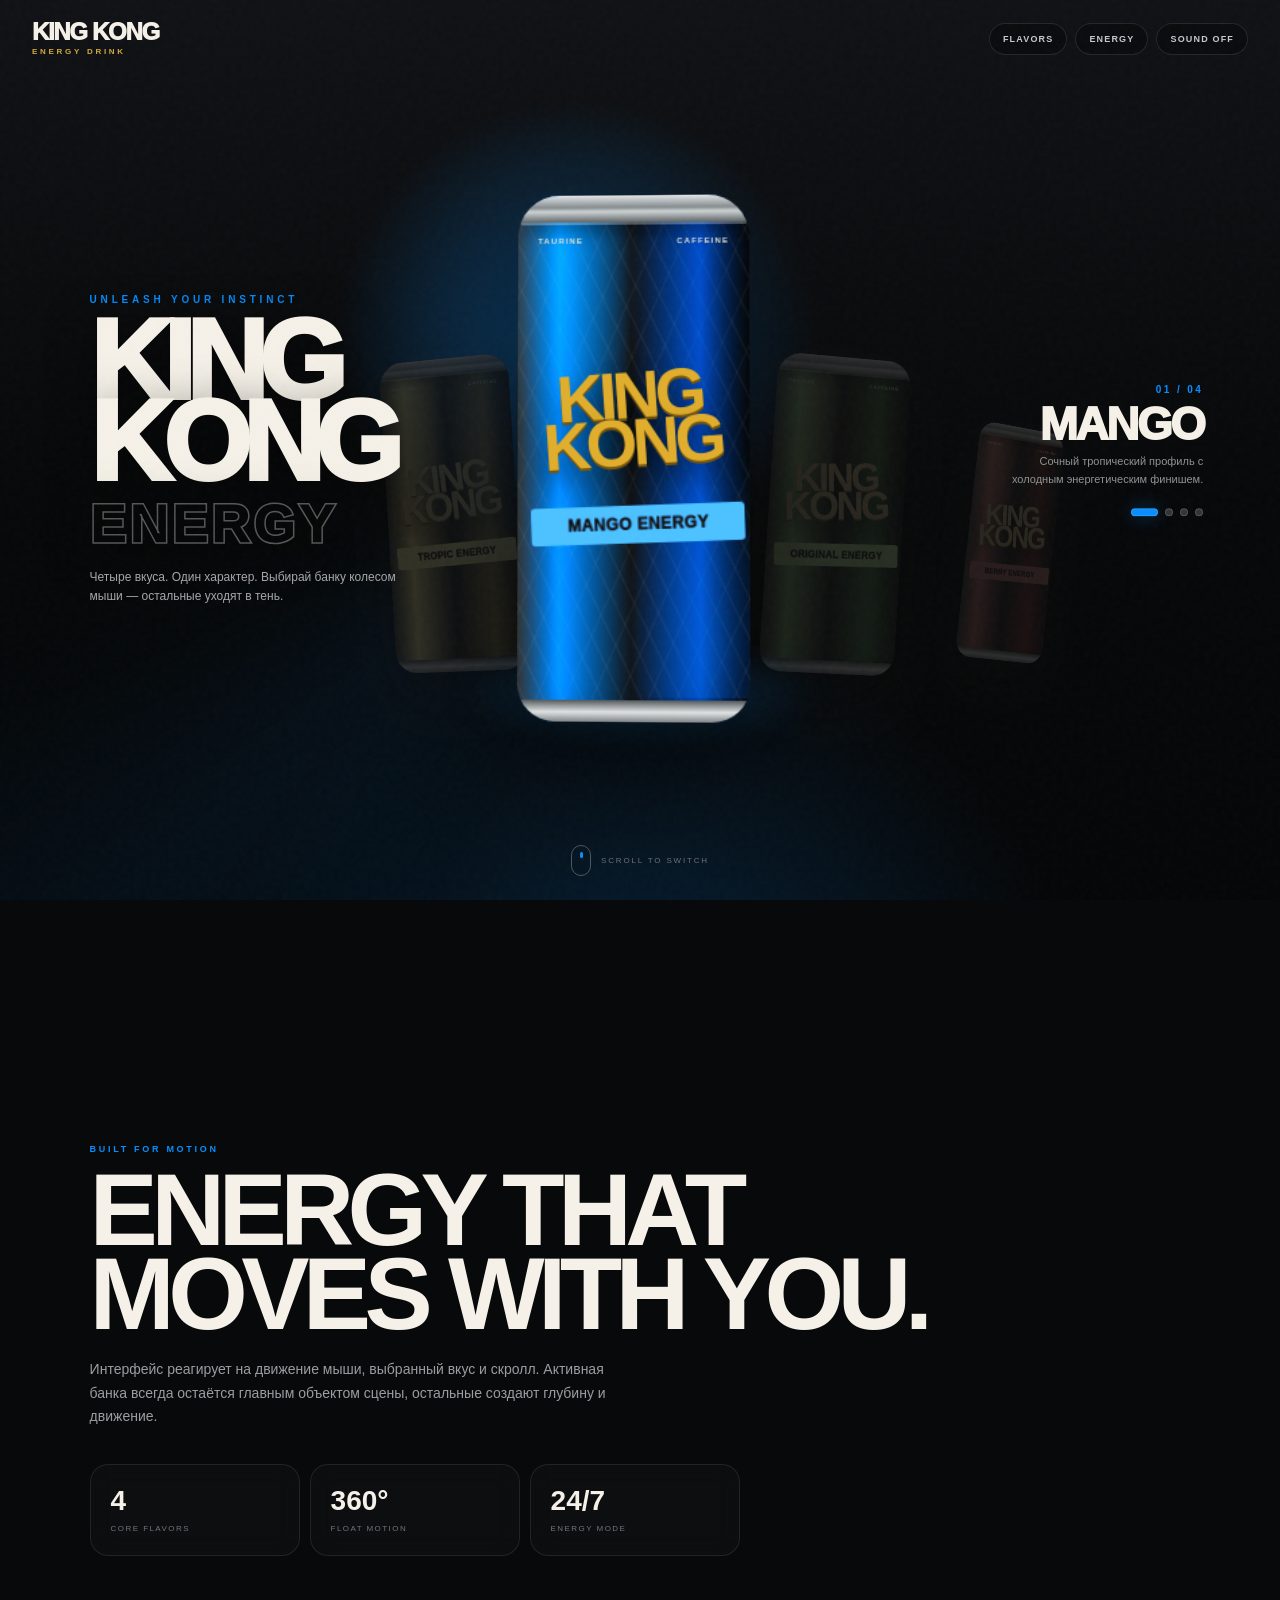
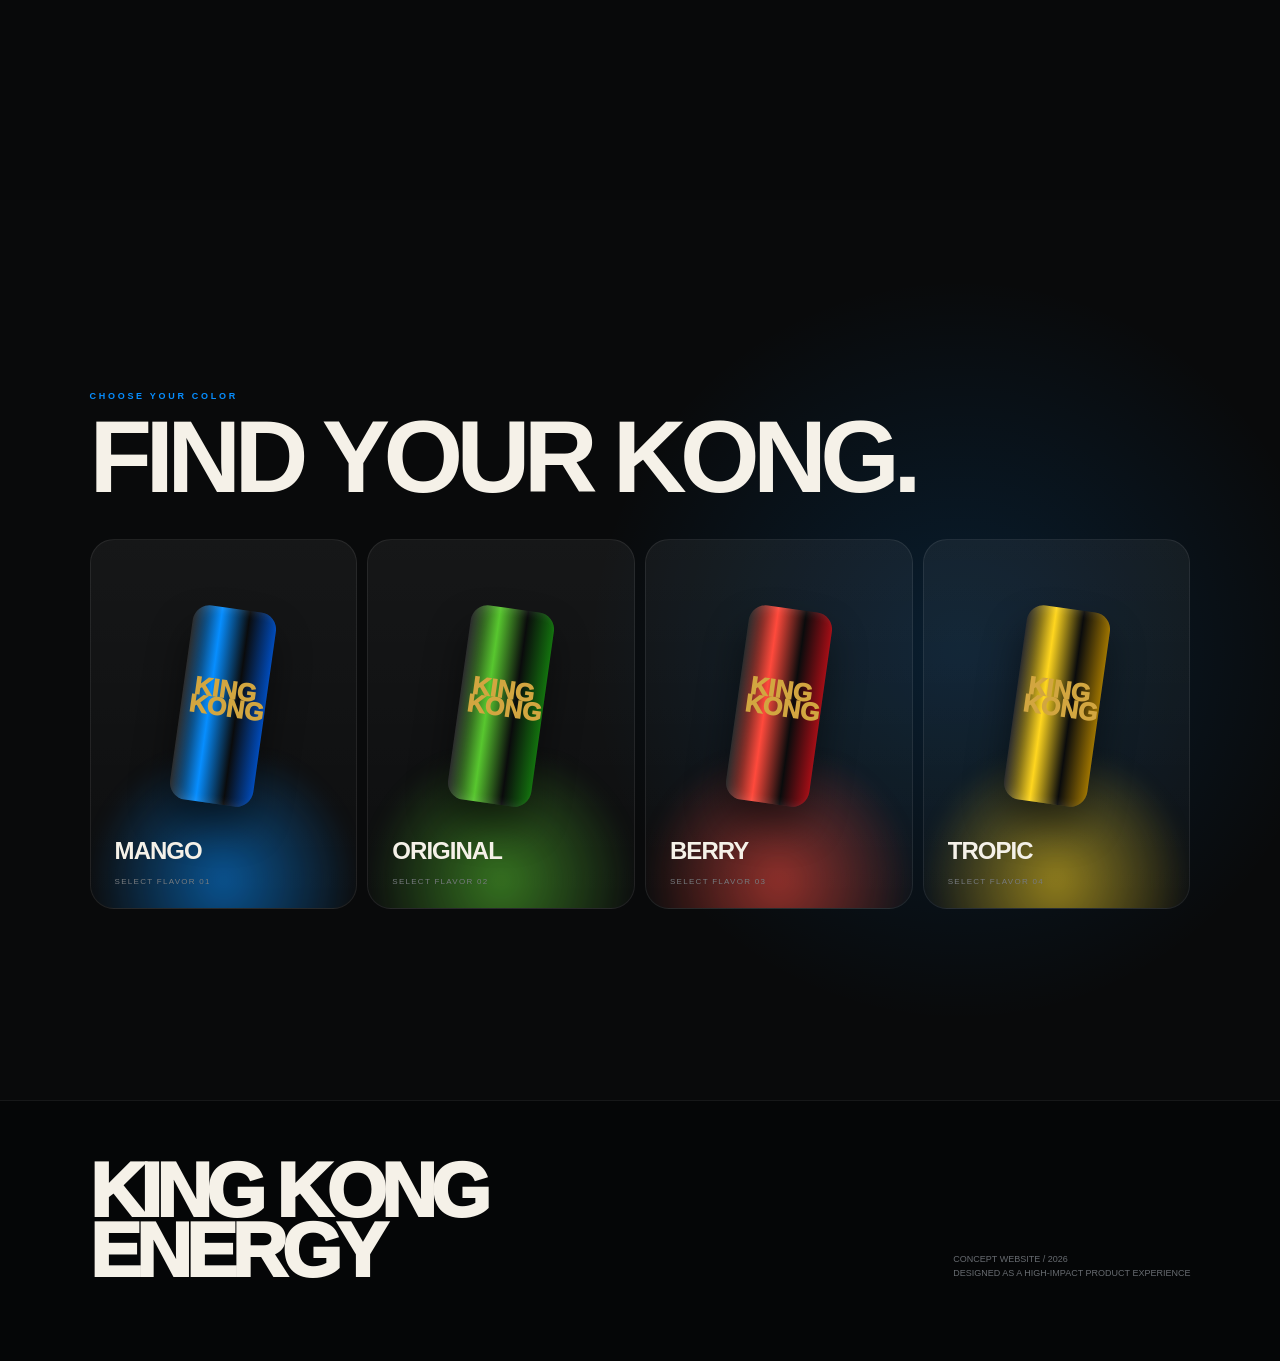
<file: energy/index.html>
<!doctype html>
<html lang="ru">
<head>
<meta charset="utf-8" />
<meta name="viewport" content="width=device-width,initial-scale=1,viewport-fit=cover" />
<title>KING KONG ENERGY — Unleash the Energy</title>
<meta name="description" content="KING KONG Energy — интерактивный промо-сайт вкусов Mango, Original, Berry и Tropic." />
<style>
:root{
  --bg:#070809;--fg:#f5f1e8;--muted:#8f9297;--gold:#d4a83f;
  --accent:#1688ff;--accent2:#0f57c7;--glow:rgba(22,136,255,.38);
  --mx:0;--my:0;
}
*{box-sizing:border-box}html{scroll-behavior:smooth;background:#050607}body{margin:0;background:#050607;color:var(--fg);font-family:Inter,Arial,Helvetica,sans-serif;overflow-x:hidden}
button,a{font:inherit;color:inherit}button{border:0}
.noise{position:fixed;inset:0;pointer-events:none;z-index:99;opacity:.055;background-image:url("data:image/svg+xml,%3Csvg viewBox='0 0 180 180' xmlns='http://www.w3.org/2000/svg'%3E%3Cfilter id='n'%3E%3CfeTurbulence type='fractalNoise' baseFrequency='.88' numOctaves='3' stitchTiles='stitch'/%3E%3C/filter%3E%3Crect width='100%25' height='100%25' filter='url(%23n)' opacity='.45'/%3E%3C/svg%3E")}
.topbar{position:fixed;left:0;right:0;top:0;z-index:80;display:flex;align-items:center;justify-content:space-between;padding:22px 32px;mix-blend-mode:normal}
.brand{font-weight:950;letter-spacing:-.055em;font-size:24px;line-height:.8}.brand span{display:block;font-size:8px;letter-spacing:.34em;color:var(--gold);margin-top:8px;font-weight:800}
.nav{display:flex;gap:8px;align-items:center}.nav a,.sound{padding:10px 13px;border-radius:999px;border:1px solid rgba(255,255,255,.11);background:rgba(5,6,7,.38);backdrop-filter:blur(16px);font-size:9px;font-weight:800;letter-spacing:.13em;text-decoration:none;color:#c7c9cb}
.hero{min-height:100svh;position:relative;overflow:hidden;display:grid;place-items:center;background:
 radial-gradient(circle at calc(50% + var(--mx)*10%) calc(42% + var(--my)*8%),var(--glow),transparent 27%),
 radial-gradient(circle at 50% 120%,color-mix(in srgb,var(--accent) 22%,transparent),transparent 36%),
 linear-gradient(180deg,#101215 0%,#070809 55%,#050607 100%);transition:background .6s ease}
.hero:before{content:"";position:absolute;inset:-30%;background:conic-gradient(from 90deg at 50% 50%,transparent 0 32%,color-mix(in srgb,var(--accent) 12%,transparent) 38%,transparent 45% 100%);animation:spinLight 16s linear infinite;opacity:.65;filter:blur(34px)}
@keyframes spinLight{to{transform:rotate(360deg)}}
.hero-copy{position:absolute;left:7vw;top:50%;transform:translateY(-50%);z-index:8;max-width:410px;pointer-events:none}
.kicker{font-size:10px;font-weight:850;letter-spacing:.38em;color:var(--accent);margin-bottom:16px}.hero h1{margin:0;font-size:clamp(54px,8.8vw,152px);line-height:.72;letter-spacing:-.075em;font-weight:950;text-transform:uppercase;text-shadow:0 8px 45px rgba(0,0,0,.55)}
.hero h1 .stroke{display:block;color:transparent;-webkit-text-stroke:1.5px rgba(255,255,255,.32);font-size:.48em;letter-spacing:.06em;margin-top:22px}.hero p{max-width:310px;color:#a5a7aa;font-size:12px;line-height:1.6;margin:24px 0 0}
.stage{position:absolute;inset:0;z-index:5;perspective:1200px;transform-style:preserve-3d}
.orbit{position:absolute;left:50%;top:50%;width:min(92vw,1180px);height:min(67vh,620px);transform:translate(-50%,-47%);transform-style:preserve-3d}
.can-wrap{position:absolute;left:50%;top:50%;width:172px;height:390px;margin-left:-86px;margin-top:-195px;transform-style:preserve-3d;cursor:pointer;transition:transform .75s cubic-bezier(.2,.86,.2,1),filter .55s ease,opacity .55s ease;will-change:transform,filter}
.can-wrap:not(.active){filter:brightness(.24) saturate(.45) contrast(.92) blur(.15px);opacity:.74}
.can-wrap.active{filter:brightness(1.05) saturate(1.15);opacity:1;z-index:20}
.can{position:absolute;inset:0;border-radius:31px 31px 28px 28px;overflow:hidden;box-shadow:inset 12px 0 18px rgba(255,255,255,.12),inset -18px 0 28px rgba(0,0,0,.45),0 36px 80px rgba(0,0,0,.46);background:linear-gradient(90deg,#151719 0%,var(--c1) 18%,#101112 49%,var(--c2) 79%,#090a0b 100%)}
.can:before{content:"";position:absolute;inset:0;background:repeating-linear-gradient(64deg,transparent 0 11px,rgba(255,255,255,.045) 12px 13px),repeating-linear-gradient(-66deg,transparent 0 17px,rgba(255,255,255,.035) 18px 19px);mix-blend-mode:screen;opacity:.85}
.can:after{content:"";position:absolute;left:0;right:0;top:0;height:20px;border-radius:40px 40px 10px 10px;background:linear-gradient(#d8dbdc,#7f8587 45%,#c5c9ca 60%,#5d6264 100%);box-shadow:0 2px 0 rgba(255,255,255,.28),0 9px 12px rgba(0,0,0,.3)}
.rim{position:absolute;left:0;right:0;bottom:0;height:16px;border-radius:8px 8px 34px 34px;background:linear-gradient(#4f5456,#d6d8d8 55%,#7a7e80);z-index:5}
.palm{position:absolute;inset:18px 0 18px;opacity:.28;background:radial-gradient(ellipse at 20% 10%,var(--c1),transparent 30%),radial-gradient(ellipse at 86% 90%,var(--c2),transparent 34%);mix-blend-mode:screen}
.can-label{position:absolute;left:50%;top:50%;transform:translate(-50%,-50%) rotate(-4deg);width:92%;text-align:center;z-index:6;font-weight:950;font-size:49px;line-height:.72;letter-spacing:-.075em;color:#d0a63a;text-shadow:0 2px 0 #6e5113,0 12px 20px rgba(0,0,0,.55)}
.can-label b{display:block}.can-label i{display:block;font-style:normal;font-size:12px;line-height:1;letter-spacing:.03em;margin-top:28px;color:#111;background:var(--flavor);padding:8px 9px;border-radius:3px;text-shadow:none;transform:rotate(2deg)}
.can-micro{position:absolute;top:31px;left:15px;right:15px;display:flex;justify-content:space-between;z-index:8;color:#dfd6c7;font-size:6px;letter-spacing:.18em;font-weight:900}
.can-wrap.active .can{animation:activeFloat 3.4s ease-in-out infinite}
@keyframes activeFloat{0%,100%{transform:translateY(-7px) rotate(-1.1deg)}50%{transform:translateY(9px) rotate(1.4deg)}}
.glow-floor{position:absolute;left:50%;top:72%;width:380px;height:90px;transform:translateX(-50%);background:radial-gradient(ellipse,var(--glow),transparent 68%);filter:blur(16px);z-index:1;transition:.5s}
.flavor-panel{position:absolute;right:6vw;top:50%;transform:translateY(-50%);z-index:30;width:260px;text-align:right}.flavor-no{font-size:10px;color:var(--accent);font-weight:900;letter-spacing:.24em}.flavor-name{font-size:46px;line-height:.88;font-weight:950;letter-spacing:-.055em;margin:9px 0}.flavor-desc{font-size:11px;line-height:1.55;color:#8f9396;margin-left:auto;max-width:215px}.dots{display:flex;justify-content:flex-end;gap:7px;margin-top:20px}.dot{width:8px;height:8px;border-radius:50%;background:#323538;border:1px solid rgba(255,255,255,.15);transition:.3s}.dot.active{width:27px;border-radius:9px;background:var(--accent);box-shadow:0 0 18px var(--glow)}
.scroll-hint{position:absolute;bottom:24px;left:50%;transform:translateX(-50%);z-index:30;font-size:8px;letter-spacing:.23em;color:#6c7074;display:flex;align-items:center;gap:10px}.wheel{width:20px;height:31px;border:1px solid #51555a;border-radius:12px;position:relative}.wheel:after{content:"";position:absolute;width:3px;height:6px;border-radius:3px;background:var(--accent);left:8px;top:6px;animation:wheel 1.5s ease infinite}@keyframes wheel{to{transform:translateY(10px);opacity:0}}
.section{min-height:100svh;position:relative;padding:120px 7vw;display:flex;align-items:center;overflow:hidden}.section.dark{background:#08090a}.section.gradient{background:radial-gradient(circle at 75% 50%,color-mix(in srgb,var(--accent) 15%,transparent),transparent 35%),#090a0b}.eyebrow{font-size:9px;letter-spacing:.3em;color:var(--accent);font-weight:900}.section h2{font-size:clamp(48px,8vw,118px);line-height:.82;letter-spacing:-.065em;margin:14px 0 22px;max-width:900px}.section p{color:#9b9da0;line-height:1.7;font-size:14px;max-width:520px}.stats{display:grid;grid-template-columns:repeat(3,minmax(120px,1fr));gap:10px;margin-top:35px;max-width:650px}.stat{padding:20px;border:1px solid rgba(255,255,255,.09);border-radius:18px;background:rgba(255,255,255,.025);backdrop-filter:blur(12px)}.stat strong{display:block;font-size:28px}.stat span{font-size:8px;letter-spacing:.18em;color:#71757a}
.flavor-grid{display:grid;grid-template-columns:repeat(4,1fr);gap:10px;width:100%;margin-top:40px}.card{min-height:370px;border-radius:24px;border:1px solid rgba(255,255,255,.08);position:relative;overflow:hidden;padding:24px;cursor:pointer;transition:.35s;background:linear-gradient(180deg,rgba(255,255,255,.055),rgba(255,255,255,.018))}.card:before{content:"";position:absolute;inset:auto -15% -25%;height:65%;background:radial-gradient(circle,var(--card),transparent 64%);filter:blur(10px);opacity:.55}.card:hover{transform:translateY(-9px);border-color:color-mix(in srgb,var(--card) 55%,white 8%)}.mini-can{position:absolute;left:50%;top:45%;transform:translate(-50%,-50%) rotate(8deg);width:84px;height:196px;border-radius:17px;background:linear-gradient(90deg,#101112,var(--card),#0a0b0c,var(--card2));box-shadow:inset 7px 0 11px rgba(255,255,255,.13),0 22px 38px rgba(0,0,0,.45)}.mini-can:before{content:"KING\A KONG";white-space:pre;position:absolute;left:8px;right:8px;top:72px;text-align:center;font-weight:950;font-size:25px;line-height:.72;color:#d2a640}.card h3{position:absolute;bottom:43px;margin:0;font-size:24px;letter-spacing:-.04em}.card small{position:absolute;bottom:22px;color:#777b7f;font-size:8px;letter-spacing:.16em}
.footer{padding:60px 7vw 80px;background:#050607;border-top:1px solid rgba(255,255,255,.07);display:flex;justify-content:space-between;gap:20px;align-items:end}.footer .big{font-size:clamp(35px,6vw,94px);font-weight:950;letter-spacing:-.07em;line-height:.78}.footer small{color:#676b70;font-size:9px;line-height:1.6}
@media(max-width:900px){.topbar{padding:16px}.nav a{display:none}.hero-copy{left:18px;top:120px;transform:none}.hero h1{font-size:60px}.hero p{display:none}.orbit{width:100vw;height:58vh;top:58%}.can-wrap{width:118px;height:270px;margin-left:-59px;margin-top:-135px}.can-label{font-size:34px}.can-label i{font-size:8px;margin-top:20px;padding:6px}.can-micro{font-size:4px;top:23px}.flavor-panel{right:18px;top:auto;bottom:76px;transform:none;width:220px}.flavor-name{font-size:34px}.flavor-desc{display:none}.glow-floor{top:70%;width:260px}.section{padding:100px 18px}.stats{grid-template-columns:1fr}.flavor-grid{grid-template-columns:1fr 1fr}.card{min-height:300px}.footer{padding:45px 18px 70px;display:block}.footer small{display:block;margin-top:24px}.scroll-hint{display:none}}
</style>
</head>
<body>
<div class="noise"></div>
<header class="topbar"><div class="brand">KING KONG<span>ENERGY DRINK</span></div><nav class="nav"><a href="#flavors">FLAVORS</a><a href="#energy">ENERGY</a><button class="sound" id="soundBtn">SOUND OFF</button></nav></header>
<main>
<section class="hero" id="hero">
  <div class="hero-copy"><div class="kicker">UNLEASH YOUR INSTINCT</div><h1>KING<br>KONG<span class="stroke">ENERGY</span></h1><p>Четыре вкуса. Один характер. Выбирай банку колесом мыши — остальные уходят в тень.</p></div>
  <div class="stage"><div class="glow-floor"></div><div class="orbit" id="orbit"></div></div>
  <aside class="flavor-panel"><div class="flavor-no" id="flavorNo">01 / 04</div><div class="flavor-name" id="flavorName">MANGO</div><div class="flavor-desc" id="flavorDesc">Сочный тропический профиль с холодным энергетическим финишем.</div><div class="dots" id="dots"></div></aside>
  <div class="scroll-hint"><span class="wheel"></span> SCROLL TO SWITCH</div>
</section>
<section class="section dark" id="energy"><div><div class="eyebrow">BUILT FOR MOTION</div><h2>ENERGY THAT MOVES WITH YOU.</h2><p>Интерфейс реагирует на движение мыши, выбранный вкус и скролл. Активная банка всегда остаётся главным объектом сцены, остальные создают глубину и движение.</p><div class="stats"><div class="stat"><strong>4</strong><span>CORE FLAVORS</span></div><div class="stat"><strong>360°</strong><span>FLOAT MOTION</span></div><div class="stat"><strong>24/7</strong><span>ENERGY MODE</span></div></div></div></section>
<section class="section gradient" id="flavors"><div style="width:100%"><div class="eyebrow">CHOOSE YOUR COLOR</div><h2>FIND YOUR KONG.</h2><div class="flavor-grid" id="flavorGrid"></div></div></section>
</main>
<footer class="footer"><div class="big">KING KONG<br>ENERGY</div><small>CONCEPT WEBSITE / 2026<br>DESIGNED AS A HIGH-IMPACT PRODUCT EXPERIENCE</small></footer>
<script>
const flavors=[
 {name:'MANGO',desc:'Сочный тропический профиль с холодным энергетическим финишем.',c1:'#078eff',c2:'#004bba',flavor:'#55b7ff'},
 {name:'ORIGINAL',desc:'Классический яркий вкус — чистая энергия без лишнего.',c1:'#58c72f',c2:'#13720e',flavor:'#92ec42'},
 {name:'BERRY',desc:'Красные ягоды, кислинка и глубокий насыщенный характер.',c1:'#ff4a3c',c2:'#a40e16',flavor:'#ff5b50'},
 {name:'TROPIC',desc:'Жёлтые фрукты и солнечная тропическая свежесть.',c1:'#ffd61f',c2:'#9e7400',flavor:'#ffe43e'}
];
const orbit=document.getElementById('orbit'),dots=document.getElementById('dots'),grid=document.getElementById('flavorGrid');
let active=0,locked=false,touchX=0;
function canHTML(f,i){return `<div class="can-wrap" data-i="${i}" style="--c1:${f.c1};--c2:${f.c2};--flavor:${f.flavor}"><div class="can"><div class="palm"></div><div class="can-micro"><span>TAURINE</span><span>CAFFEINE</span></div><div class="can-label"><b>KING</b><b>KONG</b><i>${f.name} ENERGY</i></div><div class="rim"></div></div></div>`}
orbit.innerHTML=flavors.map(canHTML).join('');
dots.innerHTML=flavors.map((_,i)=>`<span class="dot" data-i="${i}"></span>`).join('');
grid.innerHTML=flavors.map((f,i)=>`<article class="card" data-i="${i}" style="--card:${f.c1};--card2:${f.c2}"><div class="mini-can"></div><h3>${f.name}</h3><small>SELECT FLAVOR 0${i+1}</small></article>`).join('');
const cans=[...document.querySelectorAll('.can-wrap')],dotEls=[...document.querySelectorAll('.dot')];
function shortestDelta(i,a){let d=i-a;if(d>2)d-=4;if(d<-2)d+=4;return d}
function render(){const f=flavors[active];document.documentElement.style.setProperty('--accent',f.c1);document.documentElement.style.setProperty('--accent2',f.c2);document.documentElement.style.setProperty('--glow',f.c1+'66');document.getElementById('flavorNo').textContent=`0${active+1} / 04`;document.getElementById('flavorName').textContent=f.name;document.getElementById('flavorDesc').textContent=f.desc;
 cans.forEach((c,i)=>{const d=shortestDelta(i,active);const abs=Math.abs(d);const x=d*205;const y=abs*34+(d===0?-8:14);const z=d===0?170:-abs*80;const r=d*11;const s=d===0?1.16:abs===1?.86:.67;c.classList.toggle('active',i===active);c.style.transform=`translate3d(${x}px,${y}px,${z}px) rotateY(${r}deg) rotateZ(${d*4}deg) scale(${s})`;});dotEls.forEach((d,i)=>d.classList.toggle('active',i===active));}
function select(i){active=(i+flavors.length)%flavors.length;render()}
cans.forEach(c=>c.addEventListener('click',()=>select(+c.dataset.i)));dotEls.forEach(d=>d.addEventListener('click',()=>select(+d.dataset.i)));document.querySelectorAll('.card').forEach(c=>c.addEventListener('click',()=>{select(+c.dataset.i);document.getElementById('hero').scrollIntoView({behavior:'smooth'})}));
window.addEventListener('wheel',e=>{const rect=document.getElementById('hero').getBoundingClientRect();if(rect.bottom>innerHeight*.45&&rect.top<innerHeight*.2){if(locked)return;locked=true;select(active+(e.deltaY>0?1:-1));setTimeout(()=>locked=false,420)}},{passive:true});
window.addEventListener('pointermove',e=>{const x=e.clientX/innerWidth-.5,y=e.clientY/innerHeight-.5;document.documentElement.style.setProperty('--mx',x.toFixed(3));document.documentElement.style.setProperty('--my',y.toFixed(3));orbit.style.transform=`translate(-50%,-47%) rotateX(${(-y*3).toFixed(2)}deg) rotateY(${(x*4).toFixed(2)}deg)`},{passive:true});
window.addEventListener('touchstart',e=>touchX=e.touches[0].clientX,{passive:true});window.addEventListener('touchend',e=>{const dx=e.changedTouches[0].clientX-touchX;if(Math.abs(dx)>35)select(active+(dx<0?1:-1))},{passive:true});
let audioCtx,osc,gain;document.getElementById('soundBtn').onclick=()=>{const b=document.getElementById('soundBtn');if(!audioCtx){audioCtx=new (window.AudioContext||window.webkitAudioContext)();osc=audioCtx.createOscillator();gain=audioCtx.createGain();osc.type='sine';osc.frequency.value=55;gain.gain.value=.018;osc.connect(gain).connect(audioCtx.destination);osc.start();b.textContent='SOUND ON'}else{if(audioCtx.state==='running'){audioCtx.suspend();b.textContent='SOUND OFF'}else{audioCtx.resume();b.textContent='SOUND ON'}}};
render();
</script>
</body>
</html>
</file>
